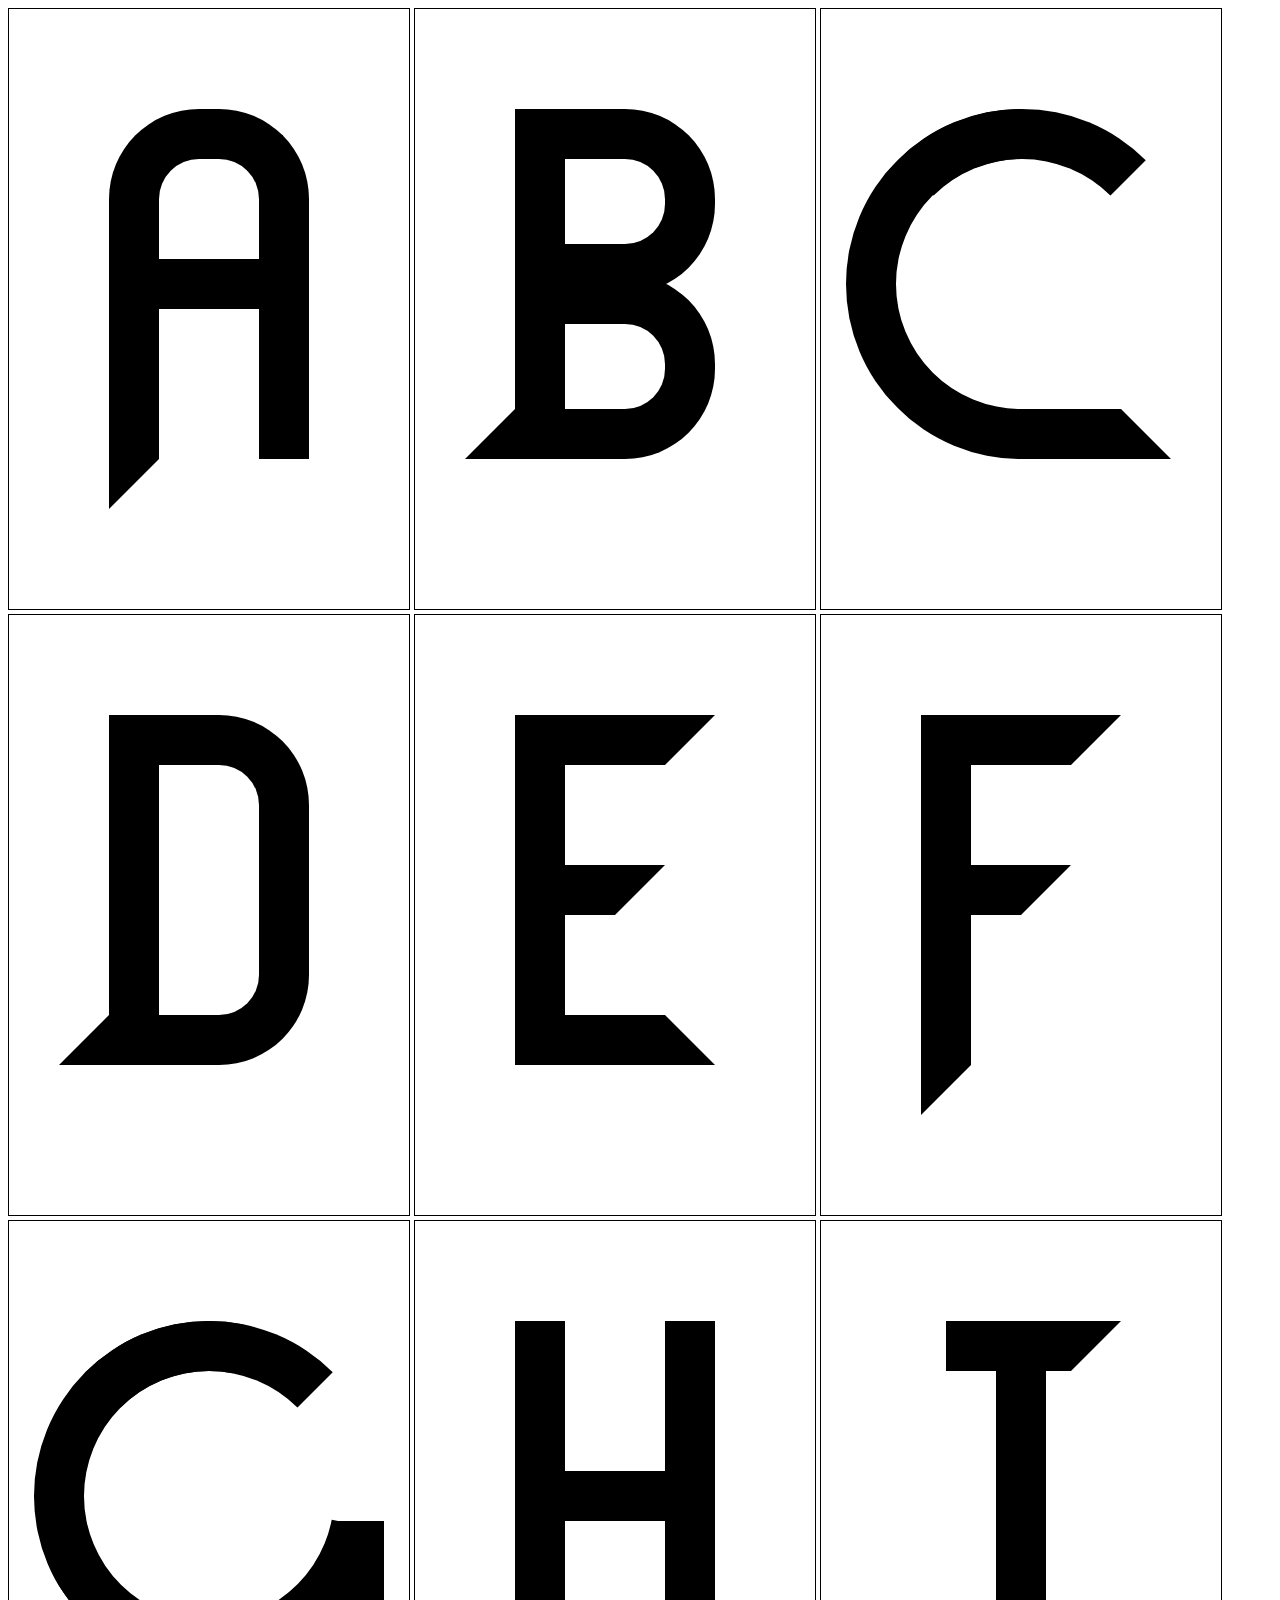
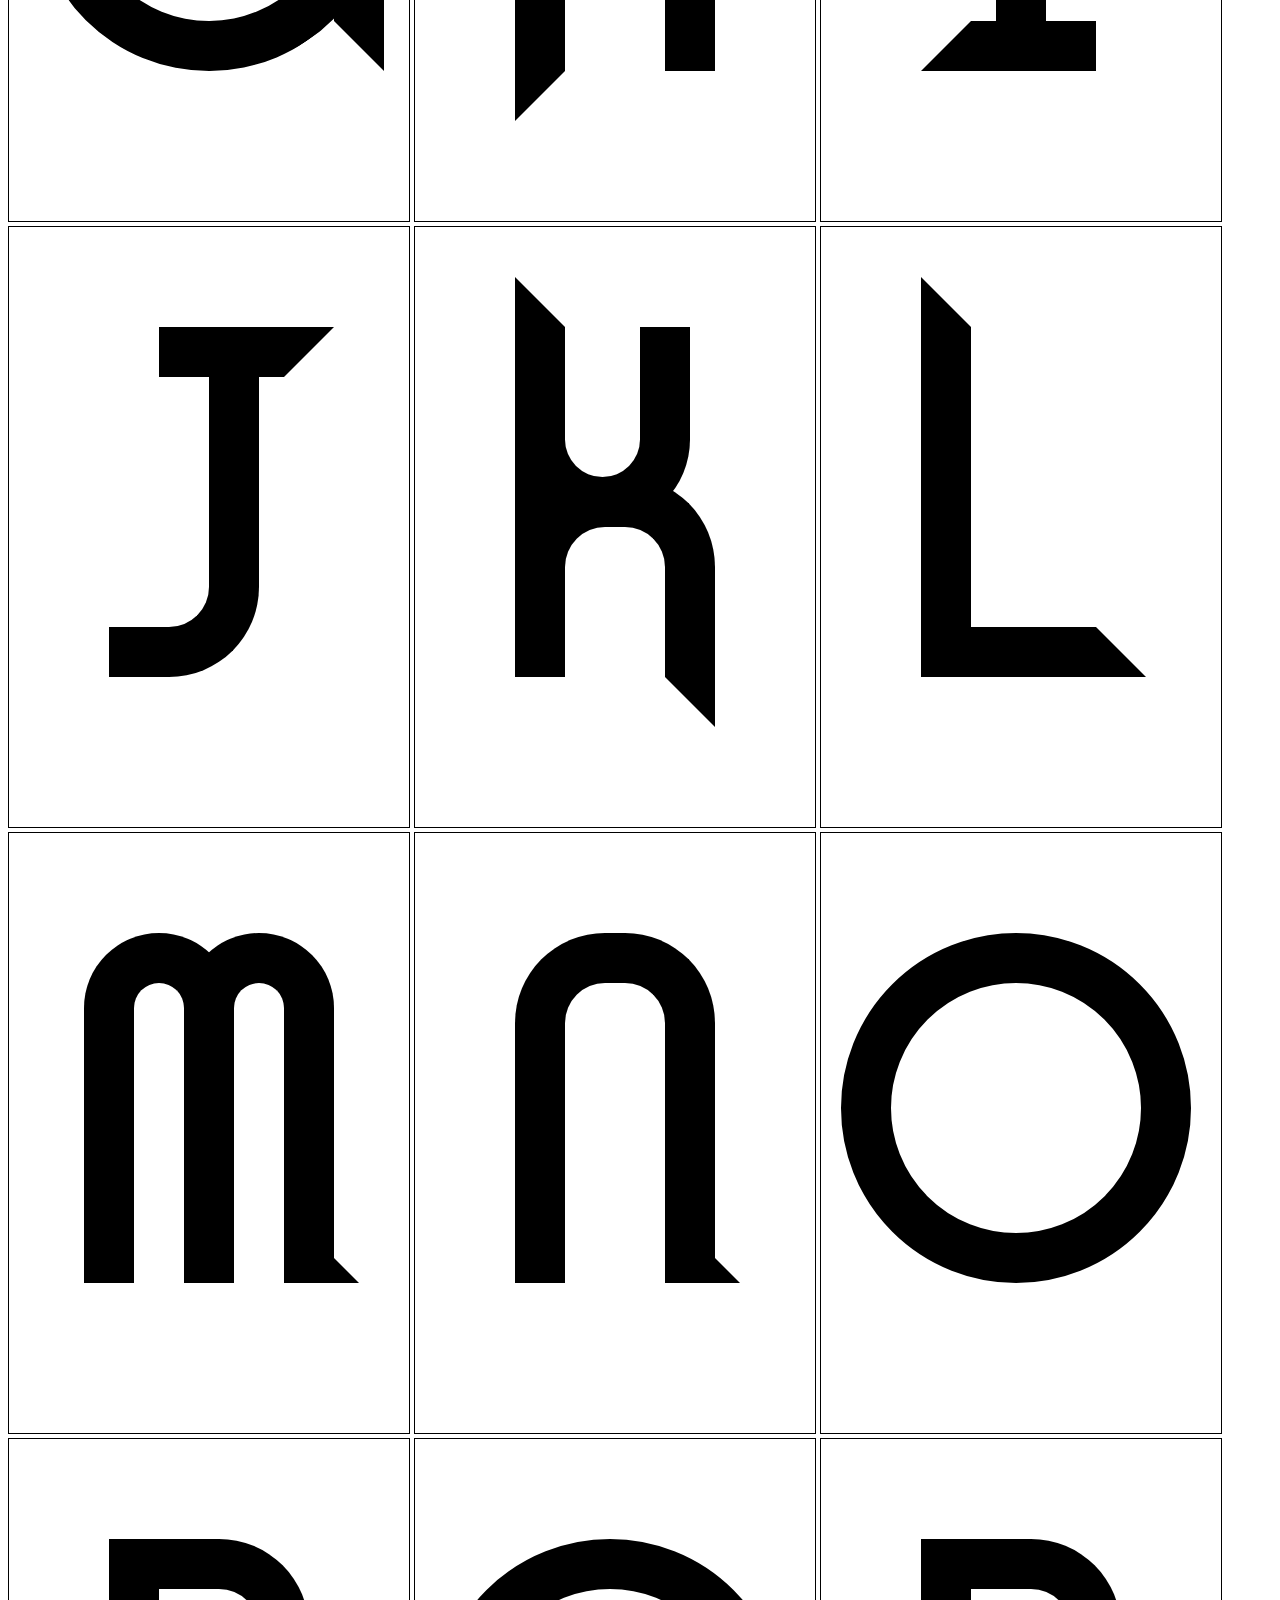
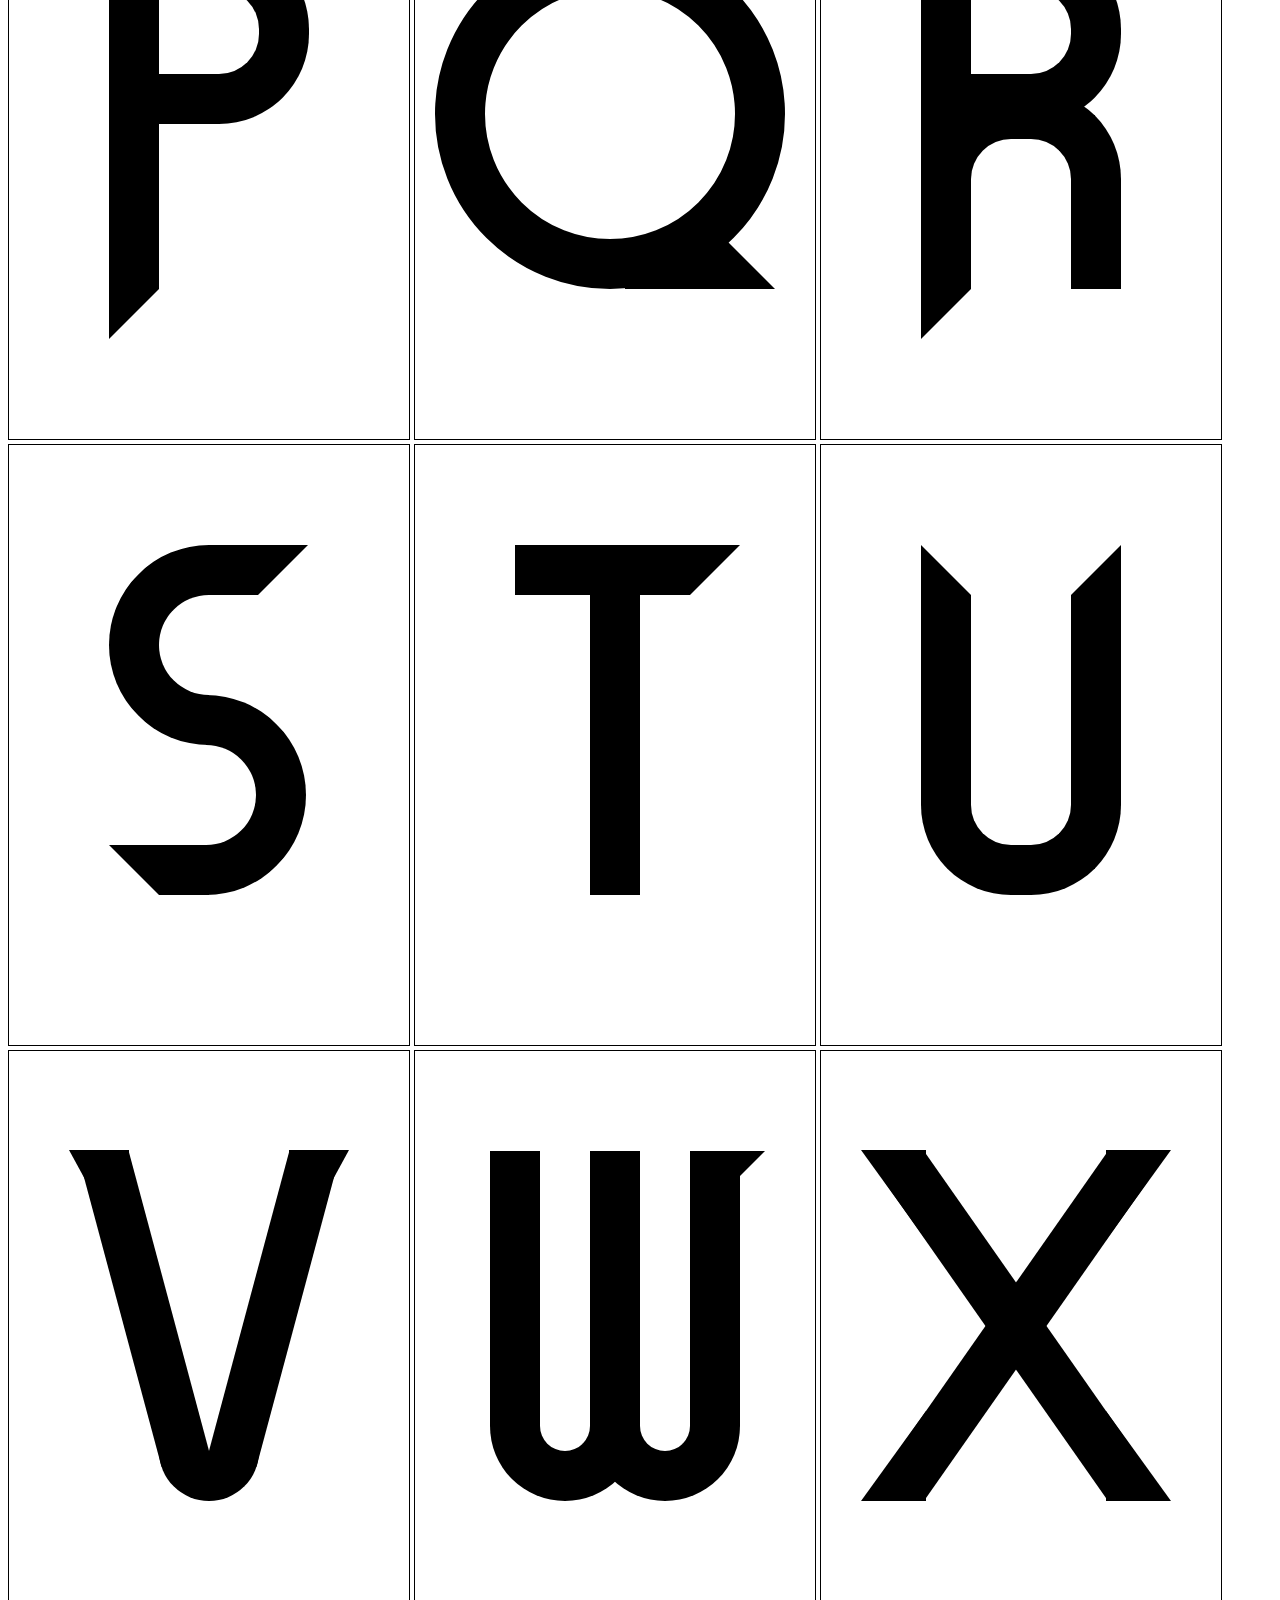
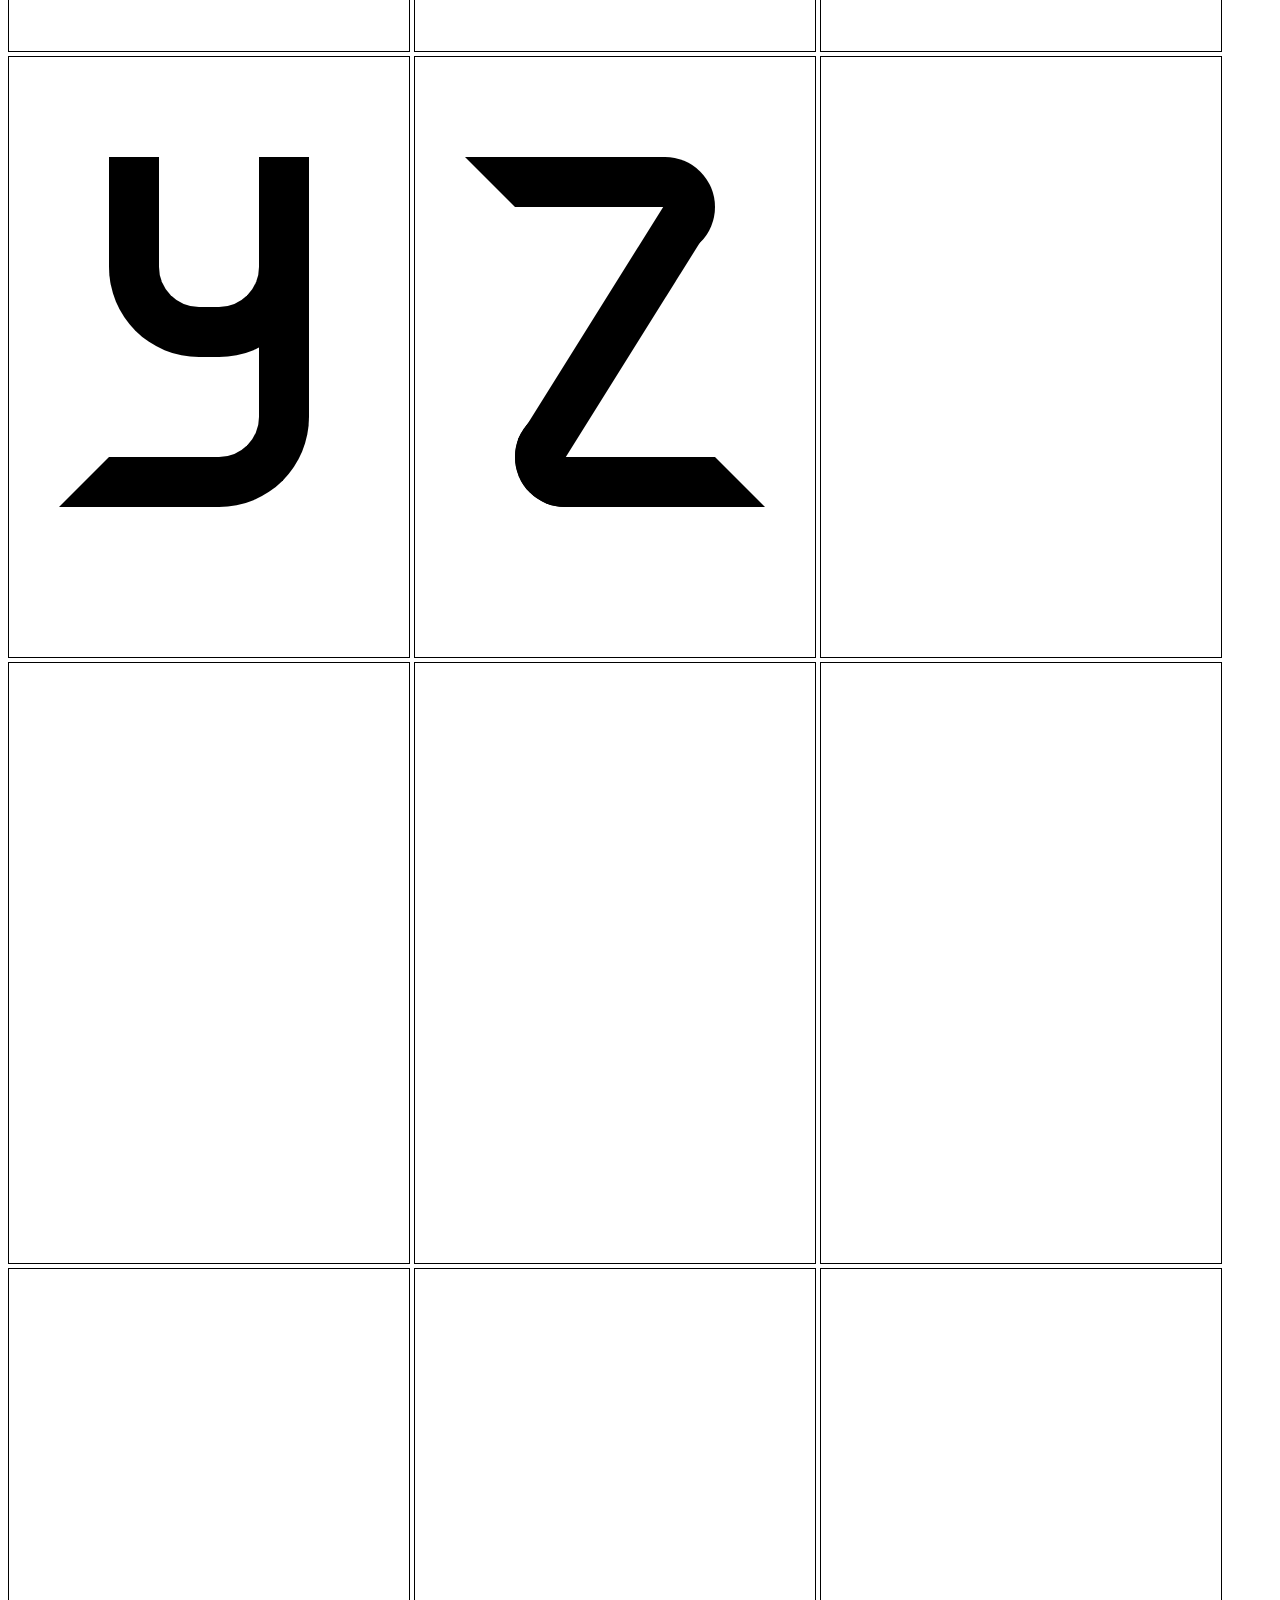
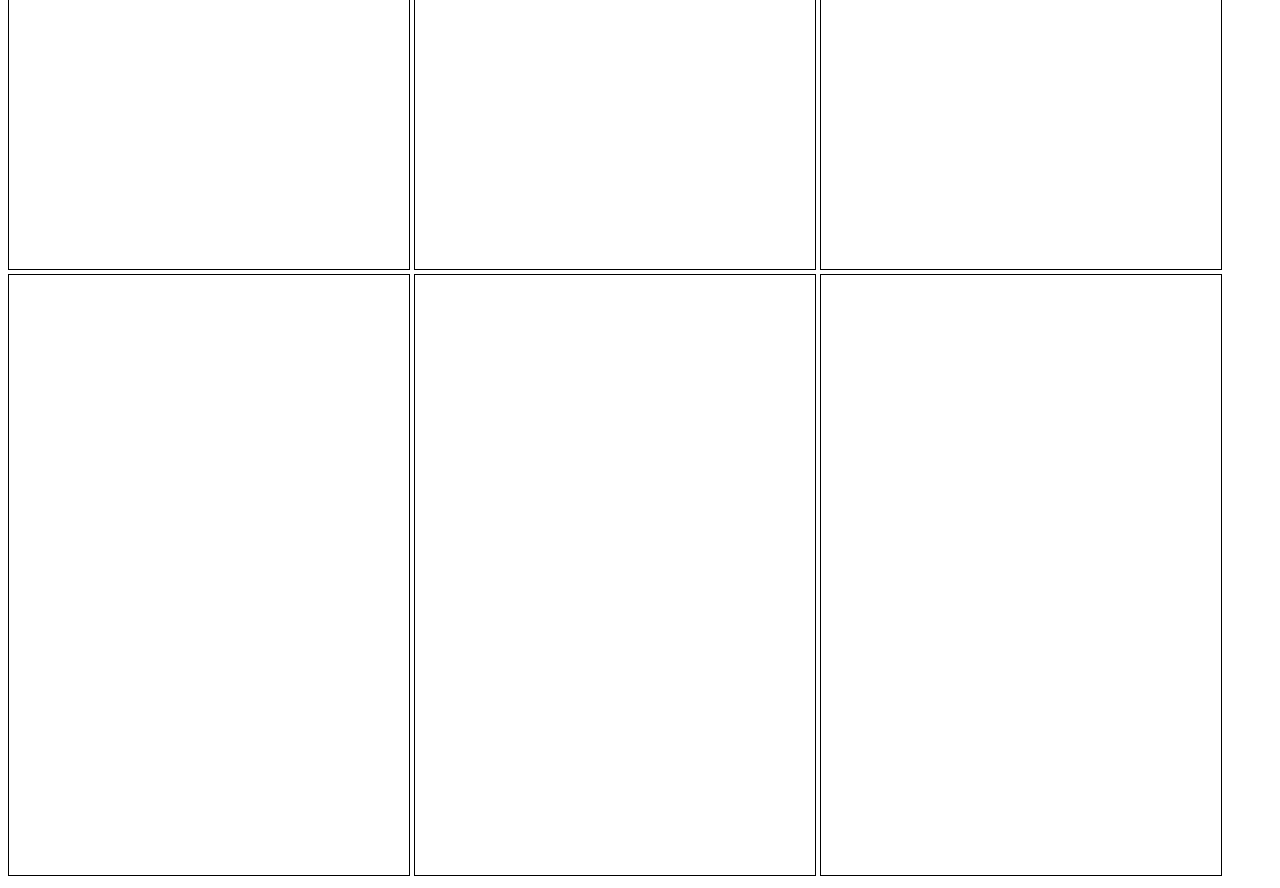
<file: alpha/Alphabet.html>
<!doctype html>
<html lang="">
    <head>
        <meta charset="utf-8">
        <meta http-equiv="x-ua-compatible" content="ie=edge">
        <title>Alphabet</title>
        <link rel='stylesheet' href='letter-style.css'>
    </head>
    <body>
    	<!--this is a comment in html-->
    	<div class="letter letter-a"> 
			<div class='top'></div>
			<div class='crossbar'></div>
			<div class='bottom'></div>
    	</div>

		<div class="letter letter-b">
			<div class='r1'></div>
			<div class='r2'></div>
			<div class='left'></div> 
			<div class='bottom'></div>
    	</div>

    	<div class="letter letter-c"> 
    		<div class='circle'></div>
    		<div class='bottom'></div>
    		<div class='tail'></div> 
    		<div class='top'></div>  		
    	</div>

		<div class="letter letter-d">
			<div class='right'></div>
			<div class='left'></div> 
			<div class='bottom'></div>   		
    	</div>

    	<div class="letter letter-e">  
    		<div class='top'></div>
			<div class='left'></div> 
			<div class='bottom'></div>
			<div class='middle'></div> 	
			<div class='t1'></div> 
			<div class='m1'></div>
			<div class='b1'></div> 	
    	</div>

		<div class="letter letter-f">  
			<div class='top'></div>
			<div class='left'></div> 
			<div class='middle'></div>  
			<div class='bottom'></div>	
			<div class='t1'></div> 
			<div class='m1'></div>	
    	</div>

    	<div class="letter letter-g"> 
    		<div class='circle'></div>
    		<div class='top'></div> 
			<div class='bottom'></div>  
			<div class='b1'></div>	  		
    	</div>

		<div class="letter letter-h">
			<div class='left'></div> 
			<div class='right'></div> 
			<div class='crossbar'></div> 
			<div class='bottom'></div> 		
    	</div>

    	<div class="letter letter-i">
    		<div class='middle'></div> 
			<div class='top'></div> 
			<div class='bottom'></div> 
			<div class='t1'></div>
			<div class='b1'></div>   		
    	</div>

		<div class="letter letter-j"> 
			<div class='top'></div>
			<div class='arc'></div>  
			<div class='t1'></div> 		
    	</div>

    	<div class="letter letter-k">  
    		<div class='r1'></div>
			<div class='r2'></div> 
			<div class='left'></div>
			<div class='bottom'></div>  
			<div class='top'></div>  		
    	</div>

		<div class="letter letter-l">
			<div class='left'></div>
			<div class='bottom'></div> 
			<div class='l1'></div>
			<div class='b1'></div>    		
    	</div>

    	<div class="letter letter-m">
    		<div class='arc1'></div> 
    		<div class='arc2'></div> 
    		<div class='t1'></div>    		
    	</div>

		<div class="letter letter-n"> 
			<div class='arc'></div> 
    		<div class='bottom'></div>    		
    	</div>

    	<div class="letter letter-o">  
    	  	<div class='circle'></div>
    	</div>

		<div class="letter letter-p">  
			<div class='arc'></div>
			<div class='left'></div>
			<div class='bottom'></div>  		
    	</div>

    	<div class="letter letter-q">
    		<div class='circle'></div>
    		<div class='tail'></div> 
    		<div class='bottom'></div>		
    	</div>

		<div class="letter letter-r"> 
			<div class='arc1'></div>
			<div class='arc2'></div>
			<div class='left'></div>
			<div class='bottom'></div>    		
    	</div>

		<div class="letter letter-s">
			<div class='arc1'></div>
			<div class='arc2'></div>
			<div class='top'></div>
			<div class='bottom'></div>
			<div class='t1'></div>
			<div class='b1'></div>
		</div>

		<div class="letter letter-t">
			<div class='top'></div>
			<div class='middle'></div>
			<div class='t1'></div>
		</div>

		<div class="letter letter-u">
			<div class='arc'></div>
			<div class='t1'></div>
			<div class='t2'></div>
		</div>

		<div class="letter letter-v">
			<div class='left'></div>
			<div class='right'></div>
			<div class='middle'></div>
			<div class='l1'></div>
			<div class='r1'></div>
		</div>

		<div class="letter letter-w">
			<div class='arc1'></div> 
    		<div class='arc2'></div> 
    		<div class='t1'></div> 
		</div>

		<div class="letter letter-x">
			<div class='left'></div> 
    		<div class='right'></div> 
    		<div class='t1'></div>
    		<div class='t2'></div>
    		<div class='b1'></div>
    		<div class='b2'></div>
		</div>

		<div class="letter letter-y">
			<div class='arc1'></div> 
    		<div class='arc2'></div> 
    		<div class='b1'></div>
    		<div class='b2'></div>
		</div>

		<div class="letter letter-z">
			<div class='top'></div> 
    		<div class='bottom'></div> 
    		<div class='middle'></div> 
    		<div class='arc1'></div> 
    		<div class='arc2'></div> 
    		<div class='t1'></div>
    		<div class='b1'></div>
		</div>

		
		<!--THE CHARACTERS BELOW ARE OPTIONAL -->

		<div class="letter letter-0">
		</div>

		<div class="letter letter-1">
		</div>

		<div class="letter letter-2">
		</div>

		<div class="letter letter-3">
		</div>

		<div class="letter letter-4">
		</div>

		<div class="letter letter-5">
		</div>

		<div class="letter letter-6">
		</div>

		<div class="letter letter-7">
		</div>

		<div class="letter letter-8">
		</div>

		<div class="letter letter-9">
		</div>

    </body>
</html>
</file>
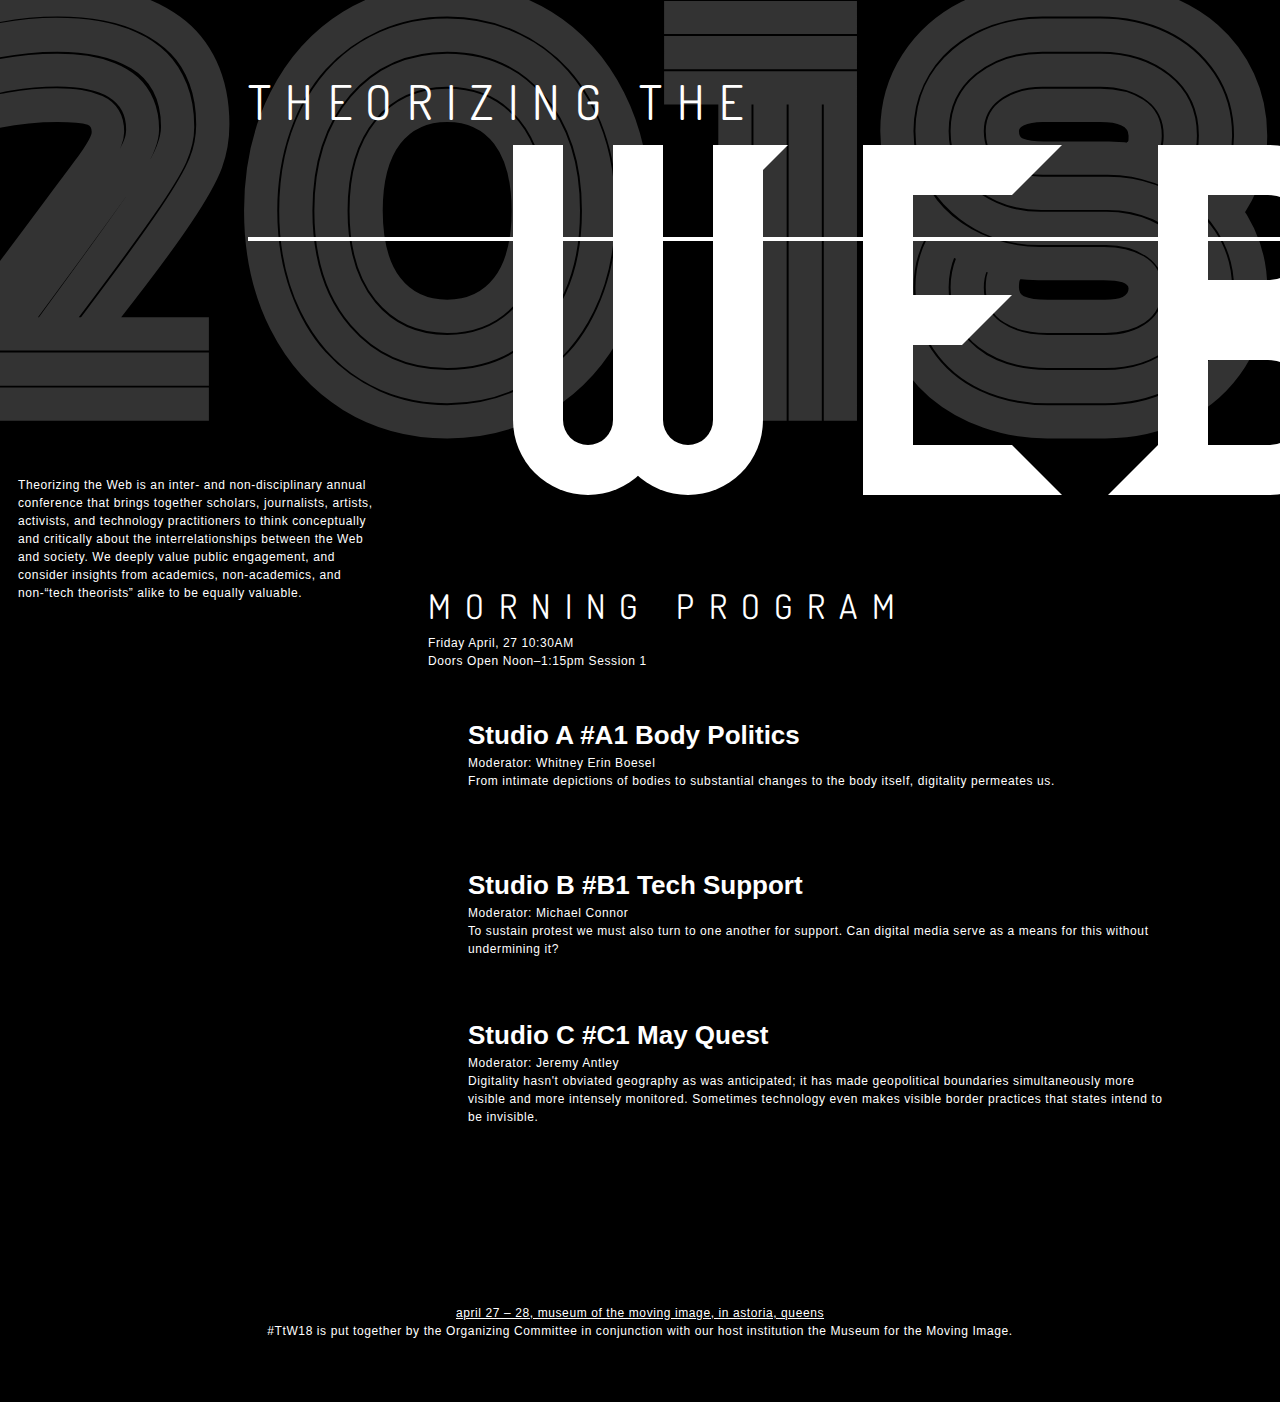
<file: web-poster/Type-web-poster.html>
<!doctype html>
<html>
    <head>
        <meta charset="utf-8">
        <title>Typographic poster Theorizing the Web</title>

        <link href="https://fonts.googleapis.com/css?family=Monoton|Roboto&display=swap" rel="stylesheet">

        <link href="https://fonts.googleapis.com/css?family=Dosis:700|Monoton|Roboto&display=swap" rel="stylesheet">

        <link rel="stylesheet" href="style.css">
  </head>
  <body>

  <body bgcolor='black'>
  <!--WEB-->
  <div class="letter letter-w">
      <div class='arc1'></div> 
        <div class='arc2'></div> 
        <div class='t1'></div> 
    </div>
  <div class="letter letter-e">  
     <div class='top'></div>
      <div class='left'></div> 
      <div class='bottom'></div>
      <div class='middle'></div>  
      <div class='t1'></div> 
      <div class='m1'></div>
      <div class='b1'></div>  
    </div>
  <div class="letter letter-b">
      <div class='r1'></div>
      <div class='r2'></div>
      <div class='left'></div> 
      <div class='bottom'></div>
    </div>

    <!--

    <h1>Theorizing the Web 2018</h1>.  -->

    <h1>2018</h1>

    <h2>THEORIZING THE</h2>

    <hr size='4' color='white'>




    <!--
    <h3>April 27 – 28, Museum of the Moving Image, in Astoria, Queens</h3>
    -->

    <br></br>
    <br></br>
    <br></br>
    <br></br>
    <br></br>
    <br></br>
    <br></br>

    <div id ='p2'>Theorizing the Web is an inter- and non-disciplinary annual conference that brings together scholars, journalists, artists, activists, and technology practitioners to think conceptually and critically about the interrelationships between the Web and society. We deeply value public engagement, and consider insights from academics, non-academics, and non-“tech theorists” alike to be equally valuable.</div>

    <h3>morning program</h3>

    <div id ='p4'>Friday April, 27 10:30AM <br> Doors Open Noon–1:15pm Session 1</div>

        <h4>Studio A #A1 Body Politics</h4>
        <p>Moderator: Whitney Erin Boesel<br>From intimate depictions of bodies to substantial changes to the body itself, digitality permeates us.</p>
        <br></br>

        <h4>Studio B #B1 Tech Support</h4>
        <p>Moderator: Michael Connor<br>To sustain protest we must also turn to one another for support. Can digital media serve as a means for this without undermining it?</p>
        <br></br>

        <h4>Studio C #C1 May Quest</h4>
        <p>Moderator: Jeremy Antley<br>Digitality hasn't obviated geography as was anticipated; it has made geopolitical boundaries simultaneously more visible and more intensely monitored. Sometimes technology even makes visible border practices that states intend to be invisible.</p>

    <br></br>
    <br></br>
    <br></br>



    <div id ='p3'><a href="https://www.google.com/maps/place/Museum+of+the+Moving+Image/@40.7563454,-73.9261383,17z/data=!3m1!4b1!4m5!3m4!1s0x89c25f2550f21f03:0x58db958504446c43!8m2!3d40.7563454!4d-73.9239496">april 27 – 28, museum of the moving image, in astoria, queens</a><br>#TtW18 is put together by the Organizing Committee in conjunction with our host institution the Museum for the Moving Image.</div>

  </body>
</html>
</file>
<file: alpha/letter-style.css>
.letter {

	width:400px; /*resize as you see fit */
	height:600px; /*resize as you see fit */
	display:inline-block; /* this makes block level elements act like letters (so they sit next to eachother) */
	border:1px solid #000; /*feel free to remove or hide this rule */
	position:relative; /* IMPORTANT: any element with position:absolute inside this container will now be relative to bounds of this element; */
}
/*
.letter-a {
	transform:scale(0.5);
	transform:translate(-50%,-50%);
}
*/
.letter-a .top {
	height:300px;
	width:100px;
	border:50px solid black;
	border-bottom: 0px;
	border-radius: 90px 90px 0px 0px;
	position:absolute;
	top:100px;
	left:100px;
}
.letter-a .crossbar {
	height:50px;
	width:100px;
	background:black;
	position:absolute;
	top:250px;
	left:150px;
}
.letter-a .bottom {
	width:0;
	height:0;
	border-top:50px solid black;
	border-right:50px solid transparent;
	position:absolute;
	top:450px;
	left:100px;
}



.letter-b .r1 {
	height:85px;
	width:100px;
	border:50px solid black;
	border-left: 0px;
	border-radius: 0px 90px 90px 0px;
	position:absolute;
	top:100px;
	left:150px;

}
.letter-b .r2 {
	height:85px;
	width:100px;
	border:50px solid black;
	border-left: 0px;
	border-radius: 0px 90px 90px 0px;
	position:absolute;
	top:265px;
	left:150px;
}
.letter-b .left {
	height:350px;
	width:50px;
	background:black;
	position:absolute;
	top:100px;
	left:100px;
}
.letter-b .bottom {
	width:0;
	height:0;
	border-bottom:50px solid black;
	border-left:50px solid transparent;
	position:absolute;
	top:400px;
	left:50px;
}



.letter-c .circle {
	height:250px;
	width:250px;
	border:50px solid black;
    border-right:50px solid transparent;
    border-top:50px solid transparent;
	border-radius: 200px 200px 200px 200px;
	transform: rotate(45deg);
	position:absolute;
	top:100px;
	left:25px;
}
.letter-c .top {
	height:250px;
	width:250px;
	border:50px solid black;
    border-right:50px solid transparent;
    border-top:50px solid transparent;
    border-left:50px solid transparent;
	border-radius: 200px 200px 200px 200px;
	transform: rotate(180deg);
	position:absolute;
	top:100px;
	left:26px;
}
.letter-c .bottom {
	height:50px;
	width:100px;
	background:black;
	position:absolute;
	top:400px;
	left:200px;
}
.letter-c .tail {
	width:0;
	height:0;
	border-bottom:50px solid black;
	border-right:50px solid transparent;
	position:absolute;
	top:400px;
	left:300px;
}



.letter-d .right {
	height:250px;
	width:100px;
	border:50px solid black;
	border-left: 0px;
	border-radius: 0px 90px 90px 0px;
	position:absolute;
	top:100px;
	left:150px;

}
.letter-d .left {
	height:350px;
	width:50px;
	background:black;
	position:absolute;
	top:100px;
	left:100px;
}
.letter-d .bottom {
	width:0;
	height:0;
	border-bottom:50px solid black;
	border-left:50px solid transparent;
	position:absolute;
	top:400px;
	left:50px;
}



.letter-e .left {
	height:350px;
	width:50px;
	background:black;
	position:absolute;
	top:100px;
	left:100px;
}
.letter-e .top {
	height:50px;
	width:100px;
	background:black;
	position:absolute;
	top:100px;
	left:150px;
}
.letter-e .middle {
	height:50px;
	width:50px;
	background:black;
	position:absolute;
	top:250px;
	left:150px;
}
.letter-e .bottom {
	height:50px;
	width:100px;
	background:black;
	position:absolute;
	top:400px;
	left:150px;
}
.letter-e .t1 {
	width:0;
	height:0;
	border-top:50px solid black;
	border-right:50px solid transparent;
	position:absolute;
	top:100px;
	left:250px;
}
.letter-e .m1 {
	width:0;
	height:0;
	border-top:50px solid black;
	border-right:50px solid transparent;
	position:absolute;
	top:250px;
	left:200px;
}
.letter-e .b1 {
	width:0;
	height:0;
	border-bottom:50px solid black;
	border-right:50px solid transparent;
	position:absolute;
	top:400px;
	left:250px;
}



.letter-f .left {
	height:350px;
	width:50px;
	background:black;
	position:absolute;
	top:100px;
	left:100px;
}
.letter-f .top {
	height:50px;
	width:100px;
	background:black;
	position:absolute;
	top:100px;
	left:150px;
}
.letter-f .middle {
	height:50px;
	width:50px;
	background:black;
	position:absolute;
	top:250px;
	left:150px;
}
.letter-f .bottom {
	width:0;
	height:0;
	border-top:50px solid black;
	border-right:50px solid transparent;
	position:absolute;
	top:450px;
	left:100px;
}
.letter-f .t1 {
	width:0;
	height:0;
	border-top:50px solid black;
	border-right:50px solid transparent;
	position:absolute;
	top:100px;
	left:250px;
}
.letter-f .m1 {
	width:0;
	height:0;
	border-top:50px solid black;
	border-right:50px solid transparent;
	position:absolute;
	top:250px;
	left:200px;
}



.letter-g .circle {
	height:250px;
	width:250px;
	border:50px solid black;
    border-right:50px solid transparent;
	border-radius: 200px 200px 200px 200px;
	transform: rotate(-34deg);
	position:absolute;
	top:100px;
	left:25px;
}
.letter-g .top {
	height:250px;
	width:250px;
	border:50px solid black;
    border-right:50px solid transparent;
    border-top:50px solid transparent;
    border-left:50px solid transparent;
	border-radius: 200px 200px 200px 200px;
	transform: rotate(180deg);
	position:absolute;
	top:100px;
	left:25px;
}
.letter-g .bottom {
	height:100px;
	width:50px;
	background:black;
	position:absolute;
	top:300px;
	left:325px;
}
.letter-g .b1 {
	width:0;
	height:0;
	border-top: 50px solid black;
	border-left:50px solid transparent;
	position:absolute;
	top:400px;
	left:325px;
}



.letter-h .left{
	height:350px;
	width:50px;
	background:black;
	position:absolute;
	top:100px;
	left:100px;
}
.letter-h .right{
	height:350px;
	width:50px;
	background:black;
	position:absolute;
	top:100px;
	left:250px;
}
.letter-h .crossbar{
	height:50px;
	width:100px;
	background:black;
	position:absolute;
	top:250px;
	left:150px;
}
.letter-h .bottom{
	width:0;
	height:0;
	border-top:50px solid black;
	border-right:50px solid transparent;
	position:absolute;
	top:450px;
	left:100px;
}



.letter-i .middle {
	height:350px;
	width:50px;
	background:black;
	position:absolute;
	top:100px;
	left:175px;
}
.letter-i .top {
	height:50px;
	width:125px;
	background:black;
	position:absolute;
	top:100px;
	left:125px;
}
.letter-i .bottom {
	height:50px;
	width:125px;
	background:black;
	position:absolute;
	top:400px;
	left:150px;
}
.letter-i .t1 {
	width:0;
	height:0;
	border-top:50px solid black;
	border-right:50px solid transparent;
	position:absolute;
	top:100px;
	left:250px;
}
.letter-i .b1 {
	width:0;
	height:0;
	border-bottom:50px solid black;
	border-left:50px solid transparent;
	position:absolute;
	top:400px;
	left:100px;
}



.letter-j .top {
	height:50px;
	width:125px;
	background:black;
	position:absolute;
	top:100px;
	left:150px;
}
.letter-j .arc {
	height:300px;
	width:100px;
	border:50px solid black;
	border-top: 0px;
	border-left:0px;
	border-radius: 0px 0px 90px 0px;
	position:absolute;
	top:100px;
	left:100px;
}
.letter-j .t1 {
	width:0;
	height:0;
	border-top:50px solid black;
	border-right:50px solid transparent;
	position:absolute;
	top:100px;
	left:275px;
}



.letter-k .r1 {
	height:150px;
	width:100px;
	border:50px solid black;
	border-bottom: 0px;
	border-radius: 90px 90px 0px 0px;
	position:absolute;
	top:250px;
	left:100px;
}
.letter-k .r2 {
	height:150px;
	width:75px;
	border:50px solid black;
	border-top: 0px;
	border-radius: 0px 0px 90px 90px;
	position:absolute;
	top:100px;
	left:100px;
}
.letter-k .left {
	height:350px;
	width:50px;
	background:black;
	position:absolute;
	top:100px;
	left:100px;
}
.letter-k .bottom {
	width:0;
	height:0;
	border-top: 50px solid black;
	border-left: 50px solid transparent;
	position:absolute;
	top:450px;
	left:250px;
}
.letter-k .top {
	width:0;
	height:0;
	border-bottom: 50px solid black;
	border-right: 50px solid transparent;
	position:absolute;
	top:50px;
	left:100px;
}



.letter-l .left {
	height:350px;
	width:50px;
	background:black;
	position:absolute;
	top:100px;
	left:100px;
}
.letter-l .bottom {
	height:50px;
	width:125px;
	background:black;
	position:absolute;
	top:400px;
	left:150px;
}
.letter-l .l1 {
	width:0;
	height:0;
	border-bottom:50px solid black;
	border-right:50px solid transparent;
	position:absolute;
	top:50px;
	left:100px;
}
.letter-l .b1 {
	width:0;
	height:0;
	border-bottom:50px solid black;
	border-right:50px solid transparent;
	position:absolute;
	top:400px;
	left:275px;
}



.letter-m .arc1 {
	height:300px;
	width:50px;
	border:50px solid black;
	border-bottom: 0px;
	border-radius: 90px 90px 0px 0px;
	position:absolute;
	top:100px;
	left:75px;
}
.letter-m .arc2 {
	height:300px;
	width:50px;
	border:50px solid black;
	border-bottom: 0px;
	border-radius: 90px 90px 0px 0px;
	position:absolute;
	top:100px;
	left:175px;
}
.letter-m .t1 {
	width:0;
	height:0;
	border-bottom: 50px solid black;
	border-right: 50px solid transparent;
	position:absolute;
	top:400px;
	left:300px;
}



.letter-n .arc {
	height:300px;
	width:100px;
	border:50px solid black;
	border-bottom: 0px;
	border-radius: 90px 90px 0px 0px;
	position:absolute;
	top:100px;
	left:100px;
}
.letter-n .bottom {
	width:0;
	height:0;
	border-bottom: 50px solid black;
	border-right: 50px solid transparent;
	position:absolute;
	top:400px;
	left:275px;
}



.letter-o .circle {
      display: inline-block;
      width: 250px;
      box-sizing: content-box;
      height: 250px;
      border: 50px solid black;
      position: relative;
      border-radius: 200px;
      position:absolute;
	  top:100px;
	  left:20px;
    }



.letter-p .arc {
	height:85px;
	width:100px;
	border:50px solid black;
	border-left: 0px;
	border-radius: 0px 90px 90px 0px;
	position:absolute;
	top:100px;
	left:150px;
}
.letter-p .left {
	height:350px;
	width:50px;
	background:black;
	position:absolute;
	top:100px;
	left:100px;
}
.letter-p .bottom {
	width:0;
	height:0;
	border-top:50px solid black;
	border-right:50px solid transparent;
	position:absolute;
	top:450px;
	left:100px;
}




.letter-q .circle {
      display: inline-block;
      width: 250px;
      box-sizing: content-box;
      height: 250px;
      border: 50px solid black;
      position: relative;
      border-radius: 200px;
      position:absolute;
	  top:100px;
	  left:20px;
    }
.letter-q .tail {
    	width:0;
    	height:0;
    	border-bottom:50px solid black;
    	border-right:50px solid transparent;
    	position :absolute;
    	top:400px;
	 	left:310px;
    }
.letter-q .bottom {
		height:50px;
		width:100px;
		background:black;
		position:absolute;
		top:400px;
		left:210px;
}




.letter-r .arc1 {
	height:85px;
	width:100px;
	border:50px solid black;
	border-left: 0px;
	border-radius: 0px 90px 90px 0px;
	position:absolute;
	top:100px;
	left:150px;
}
.letter-r .arc2 {
	height:150px;
	width:100px;
	border:50px solid black;
	border-bottom: 0px;
	border-radius: 90px 90px 0px 0px;
	position:absolute;
	top:250px;
	left:100px;
}
.letter-r .left {
	height:350px;
	width:50px;
	background:black;
	position:absolute;
	top:100px;
	left:100px;
}
.letter-r .bottom {
	width:0;
	height:0;
	border-top:50px solid black;
	border-right:50px solid transparent;
	position:absolute;
	top:450px;
	left:100px;
}



.letter-s .arc1 {
	height:100px;
	width:100px;
	border:50px solid black;
    border-right:50px solid transparent;
    border-top:50px solid transparent;
	border-radius: 200px 200px 200px 200px;
	transform: rotate(45deg);
	position:absolute;
	top:100px;
	left:100px;
}
.letter-s .arc2 {
	height:100px;
	width:100px;
	border:50px solid black;
    border-left:50px solid transparent;
    border-top:50px solid transparent;
	border-radius: 200px 200px 200px 200px;
	transform: rotate(-45deg);
	position:absolute;
	top:250px;
	left:97px;
}
.letter-s .top {
	height:50px;
	width:50px;
	background:black;
	position:absolute;
	top:100px;
	left:199px;
}
.letter-s .bottom {
	height:50px;
	width:50px;
	background:black;
	position:absolute;
	top:400px;
	left:150px;
}
.letter-s .t1 {
	width:0;
	height:0;
	border-top: 50px solid black;
	border-right: 50px solid transparent;
	position:absolute;
	top:100px;
	left:249px;
}
.letter-s .b1 {
	width:0;
	height:0;
	border-top: 50px solid black;
	border-left: 50px solid transparent;
	position:absolute;
	top:400px;
	left:100px;
}



.letter-t .top {
	height:50px;
	width:175px;
	background:black;
	position:absolute;
	top:100px;
	left:100px;
}
.letter-t .middle {
	height:350px;
	width:50px;
	background:black;
	position:absolute;
	top:100px;
	left:175px;
}
.letter-t .t1 {
	width:0;
	height:0;
	border-top: 50px solid black;
	border-right: 50px solid transparent;
	position:absolute;
	top:100px;
	left:275px;
}



.letter-u .arc {
	height:250px;
	width:100px;
	border:50px solid black;
	border-top: 0px;
	border-radius: 0px 0px 90px 90px;
	position:absolute;
	top:150px;
	left:100px;
}
.letter-u .t1 {
	width:0;
	height:0;
	border-bottom: 50px solid black;
	border-left: 50px solid transparent;
	position:absolute;
	top:100px;
	left:250px;
}
.letter-u .t2 {
	width:0;
	height:0;
	border-bottom: 50px solid black;
	border-right: 50px solid transparent;
	position:absolute;
	top:100px;
	left:100px;
}



.letter-v .left {
	height:315px;
	width:50px;
	background:black;
	position:absolute;
	top:100px;
	left:111px;
	transform: rotate(-15deg);
}
.letter-v .right {
	height:315px;
	width:50px;
	background:black;
	position:absolute;
	top:100px;
	left:239px;
	transform: rotate(15deg);
}
.letter-v .middle {
	height:0px;
	width:0px;
	border:50px solid black;
	border-top: 0px;
	border-radius: 0px 0px 90px 90px;
	position:absolute;
	top:400px;
	left:150px;
}
.letter-v .l1 {
	width: 0;
    height: 0;
    border-top: 110px solid black;
    border-left: 60px solid transparent;
    position:absolute;
	top:99px;
	left:60px;
}
.letter-v .r1 {
	width: 0;
    height: 0;
    border-top: 110px solid black;
    border-right: 60px solid transparent;
    position:absolute;
	top:99px;
	left:280px;
}



.letter-w .arc1 {
	height:300px;
	width:50px;
	border:50px solid black;
	border-top: 0px;
	border-radius: 0px 0px 90px 90px;
	position:absolute;
	top:100px;
	left:75px;
}
.letter-w .arc2 {
	height:300px;
	width:50px;
	border:50px solid black;
	border-top: 0px;
	border-radius: 0px 0px 90px 90px;
	position:absolute;
	top:100px;
	left:175px;
}
.letter-w .t1 {
	width:0;
	height:0;
	border-top: 50px solid black;
	border-right: 50px solid transparent;
	position:absolute;
	top:100px;
	left:300px;
}





.letter-x .left {
	height:390px;
	width:50px;
	background:black;
	position:absolute;
	top:80px;
	left:170px;
	transform: rotate(-35deg);
}
.letter-x .right {
	height:390px;
	width:50px;
	background:black;
	position:absolute;
	top:80px;
	left:170px;
	transform: rotate(35deg);
}
.letter-x .t1 {
	width: 0;
    height: 0;
    border-top: 90px solid black;
    border-left: 65px solid transparent;
    position:absolute;
	top:99px;
	left:40px;
}
.letter-x .t2 {
	width: 0;
    height: 0;
    border-top: 90px solid black;
    border-right: 65px solid transparent;
    position:absolute;
	top:99px;
	left:285px;
}
.letter-x .b1 {
	width: 0;
    height: 0;
    border-bottom: 90px solid black;
    border-left: 65px solid transparent;
    position:absolute;
	top:360px;
	left:40px;
}
.letter-x .b2 {
	width: 0;
    height: 0;
    border-bottom: 90px solid black;
    border-right: 65px solid transparent;
    position:absolute;
	top:360px;
	left:285px;
}



.letter-y .arc1 {
	height:250px;
	width:100px;
	border:50px solid black;
	border-top: 0px;
	border-left: 0px;
	border-radius: 0px 0px 90px 0px;
	position:absolute;
	top:150px;
	left:150px;
}
.letter-y .arc2 {
	height:150px;
	width:100px;
	border:50px solid black;
	border-top: 0px;
	border-radius: 0px 0px 90px 90px;
	position:absolute;
	top:100px;
	left:100px;
}
.letter-y .b1 {
	height:50px;
	width:75px;
	background:black;
	position:absolute;
	top:400px;
	left:100px;
}
.letter-y .b2 {
	width: 0;
    height: 0;
    border-bottom: 50px solid black;
    border-left: 50px solid transparent;
    position:absolute;
	top:400px;
	left:50px;
}



.letter-z .top {
	height:50px;
	width:150px;
	background:black;
	position:absolute;
	top:100px;
	left:100px;
}
.letter-z .bottom {
	height:50px;
	width:150px;
	background:black;
	position:absolute;
	top:400px;
	left:150px;
}
.letter-z .middle {
	height:50px;
	width:285px;
	background:black;
	position:absolute;
	top:250px;
	left:57px;
	transform: rotate(122deg);
}
.letter-z .arc1 {
	height:0px;
	width:0px;
	border:50px solid black;
	border-left: 0px;
	border-radius: 0px 90px 90px 0px;
	position:absolute;
	top:100px;
	left:250px;
}
.letter-z .arc2 {
	height:0px;
	width:0px;
	border:50px solid black;
	border-left: 0px;
	border-radius: 90px 0px 0px 90px;
	position:absolute;
	top:350px;
	left:100px;
}
.letter-z .t1 {
	width: 0;
    height: 0;
    border-top: 50px solid black;
    border-left: 50px solid transparent;
    position:absolute;
	top:100px;
	left:50px;
}
.letter-z .b1 {
	width: 0;
    height: 0;
    border-bottom: 50px solid black;
    border-right: 50px solid transparent;
    position:absolute;
	top:400px;
	left:300px;
}
</file>
<file: web-poster/style.css>
/*----------------------------letters------------------------------*/
/*------------------------------W--------------------------------*/
.letter-w {
	//transform:scale(0.3);
	transform:translate(430px,5px);
	position:relative;
}

.letter-w .arc1 {
	height:300px;
	width:50px;
	border:50px solid white;
	border-top: 0px;
	border-radius: 0px 0px 90px 90px;
	position:absolute;
	top:100px;
	left:75px;
}
.letter-w .arc2 {
	height:300px;
	width:50px;
	border:50px solid white;
	border-top: 0px;
	border-radius: 0px 0px 90px 90px;
	position:absolute;
	top:100px;
	left:175px;
}
.letter-w .t1 {
	width:0;
	height:0;
	border-top: 50px solid white;
	border-right: 50px solid transparent;
	position:absolute;
	top:100px;
	left:300px;
}
/*------------------------------E--------------------------------*/
.letter-e {
	//transform:scale(0.3);
	transform:translate(755px,5px);
	position:relative;
}

.letter-e .left {
	height:350px;
	width:50px;
	background:white;
	position:absolute;
	top:100px;
	left:100px;
}
.letter-e .top {
	height:50px;
	width:100px;
	background:white;
	position:absolute;
	top:100px;
	left:149px;
}
.letter-e .middle {
	height:50px;
	width:50px;
	background:white;
	position:absolute;
	top:250px;
	left:149px;
}
.letter-e .bottom {
	height:50px;
	width:100px;
	background:white;
	position:absolute;
	top:400px;
	left:149px;
}
.letter-e .t1 {
	width:0;
	height:0;
	border-top:50px solid white;
	border-right:50px solid transparent;
	position:absolute;
	top:100px;
	left:249px;
}
.letter-e .m1 {
	width:0;
	height:0;
	border-top:50px solid white;
	border-right:50px solid transparent;
	position:absolute;
	top:250px;
	left:199px;
}
.letter-e .b1 {
	width:0;
	height:0;
	border-bottom:50px solid white;
	border-right:50px solid transparent;
	position:absolute;
	top:400px;
	left:249px;
}
/*------------------------------B--------------------------------*/
.letter-b {
	//transform:scale(0.3);
	transform:translate(1050px,5px);
	//position:relative;
}
.letter-b .r1 {
	height:85px;
	width:100px;
	border:50px solid white;
	border-left: 0px;
	border-radius: 0px 90px 90px 0px;
	position:absolute;
	top:100px;
	left:150px;

}
.letter-b .r2 {
	height:85px;
	width:100px;
	border:50px solid white;
	border-left: 0px;
	border-radius: 0px 90px 90px 0px;
	position:absolute;
	top:265px;
	left:150px;
}
.letter-b .left {
	height:350px;
	width:50px;
	background:white;
	position:absolute;
	top:100px;
	left:100px;
}
.letter-b .bottom {
	width:0;
	height:0;
	border-bottom:50px solid white;
	border-left:50px solid transparent;
	position:absolute;
	top:400px;
	left:50px;
}
/*----------------------------sentences------------------------------*/
h1 { /* 2018 */
	position:absolute;
	width:100vw;
	font-family:Monoton, Arial, cursive;
	font-size: 500px;
	font-weight:bold;
	line-height:1.5em;

	color: rgba(255, 255, 255, 0.2);

	transform:translate(-5%,-70%);
}
p {  /* body copy */
	font-family:Helvetica, Arial, sans-serif;
	height:10vh;
	font-size: 12px;
	font-weight:lighter;
	line-height:1.5em;
	letter-spacing:.05em;
	text-align:left;
	color:white;
	width:700px;
	transform:translate(460px,-40px);

}
#p2 { /* desccription */
	font-family:Helvetica, Arial, sans-serif;
	height:10vh;
	font-size: 12px;
	font-weight:lighter;
	line-height:1.5em;
	letter-spacing:.05em;
	color:white;
	width:360px;
	transform:translate(10px, 60px);
	text-align:left;

}
#p3 { /* footer */
	font-family:Helvetica, Arial, sans-serif;
	height:10vh;
	font-size: 12px;
	font-weight:lighter;
	line-height:1.5em;
	letter-spacing:.05em;
	color:white;
	text-align:center;
}
#p4 {  /* date/time */
	font-family:Helvetica, Arial, sans-serif;
	height:12vh;
	font-size: 12px;
	font-weight:lighter;
	line-height:1.5em;
	letter-spacing:.05em;
	text-align:left;
	color:white;
	width:730px;
	transform:translate(420px,-40px);

}
hr {
	width:1390px;
	transform:translate(240px,85px);
}

a { /* link */

	color:white;
}

h2 {  /* Title */
	font-family:Dosis, Helvetica, Arial, sans-serif;
	font-variant:small-caps;
	font-size: 48px;
	font-weight:normal;
	line-height:1.5em;
	letter-spacing:0.3em;
	color:white;
	transform:translate(240px,25px);
	//text-decoration:underline;
}

h3 {  /* morning program */
	font-family:Dosis, Helvetica, Arial, sans-serif;
	font-variant:small-caps;
	font-size: 48px;
	font-weight:normal;
	line-height:1.5em;
	letter-spacing:0.3em;
	color:white;
	transform:translate(420px,10px);
}

h4 { /* studios */
	position:absolute;
	//width:100px;
	font-family:Helvetica, Arial, sans-serif;
	font-size: 26px;
	font-weight:bold;
	line-height:1.5em;
	text-align:left;
	color:white;
	transform:translate(460px,-100px);
}
/*-------------------------------------------------------------------*/
</file>
